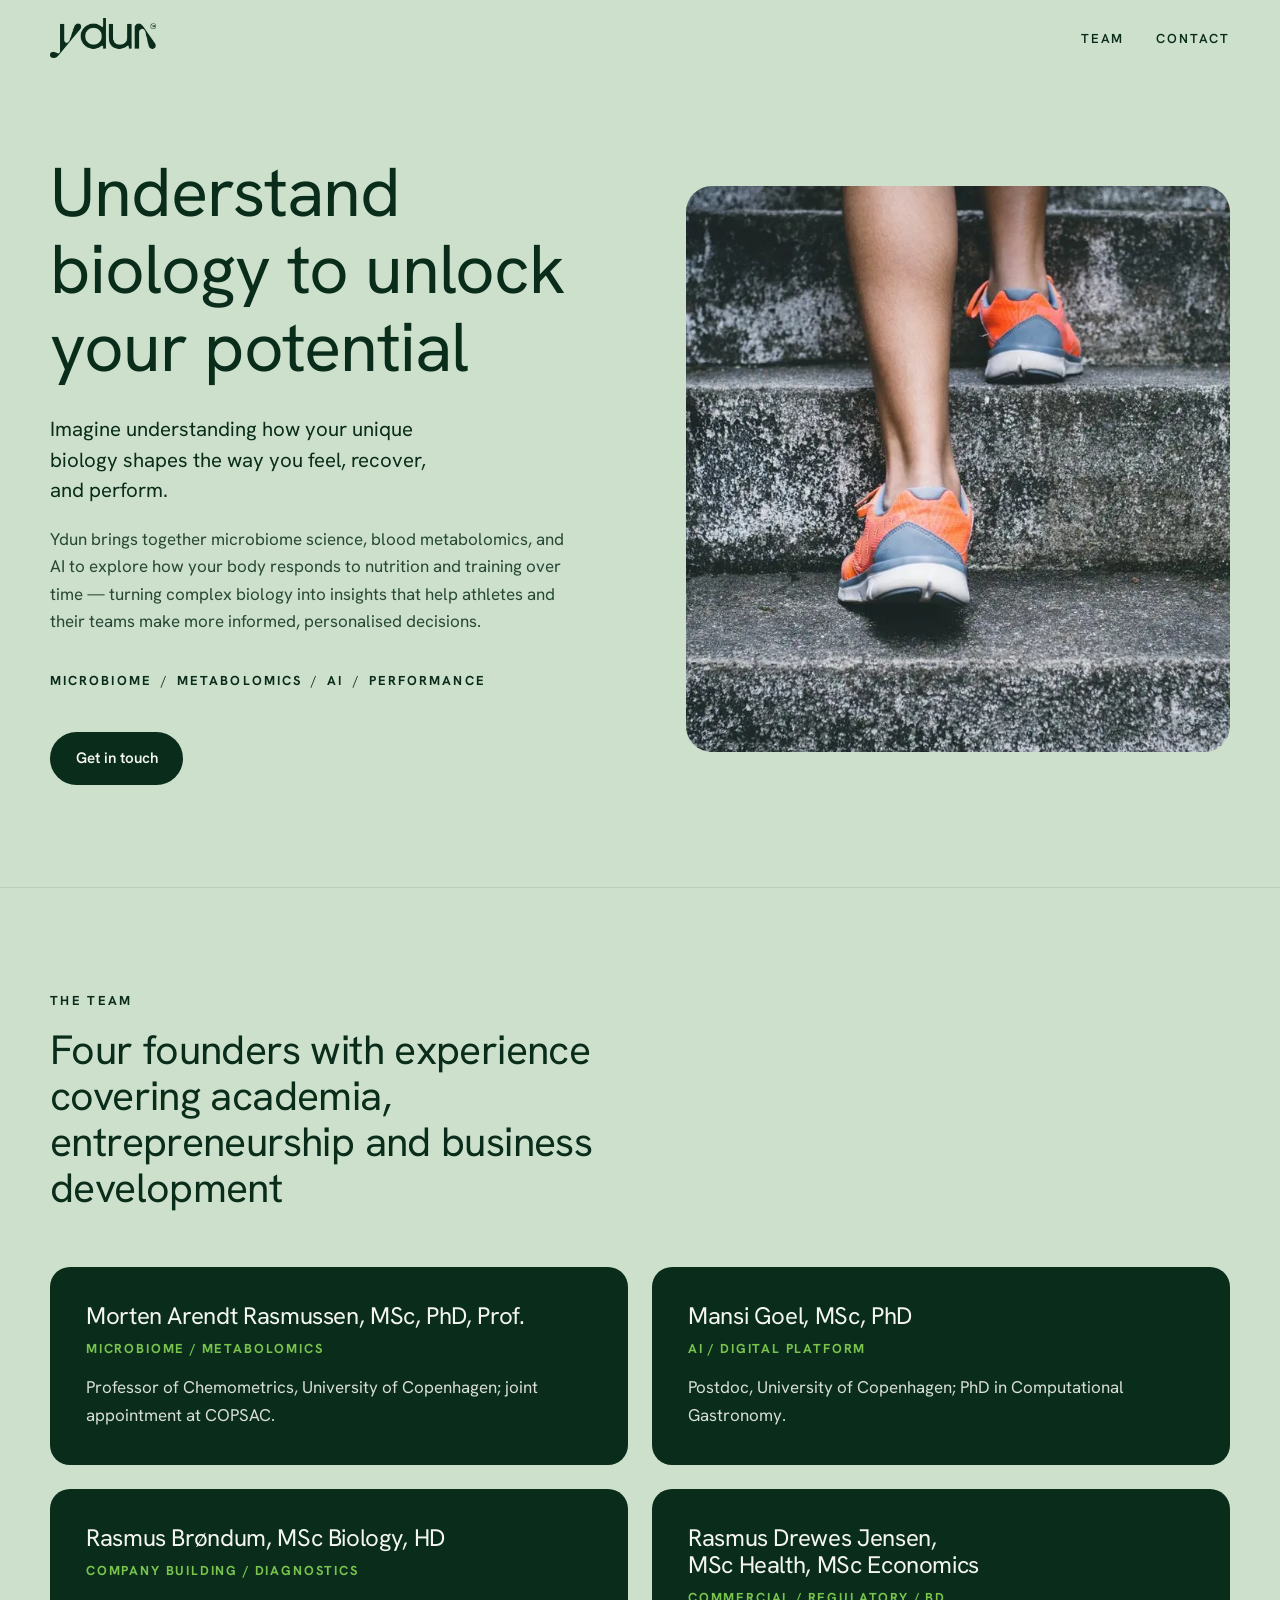
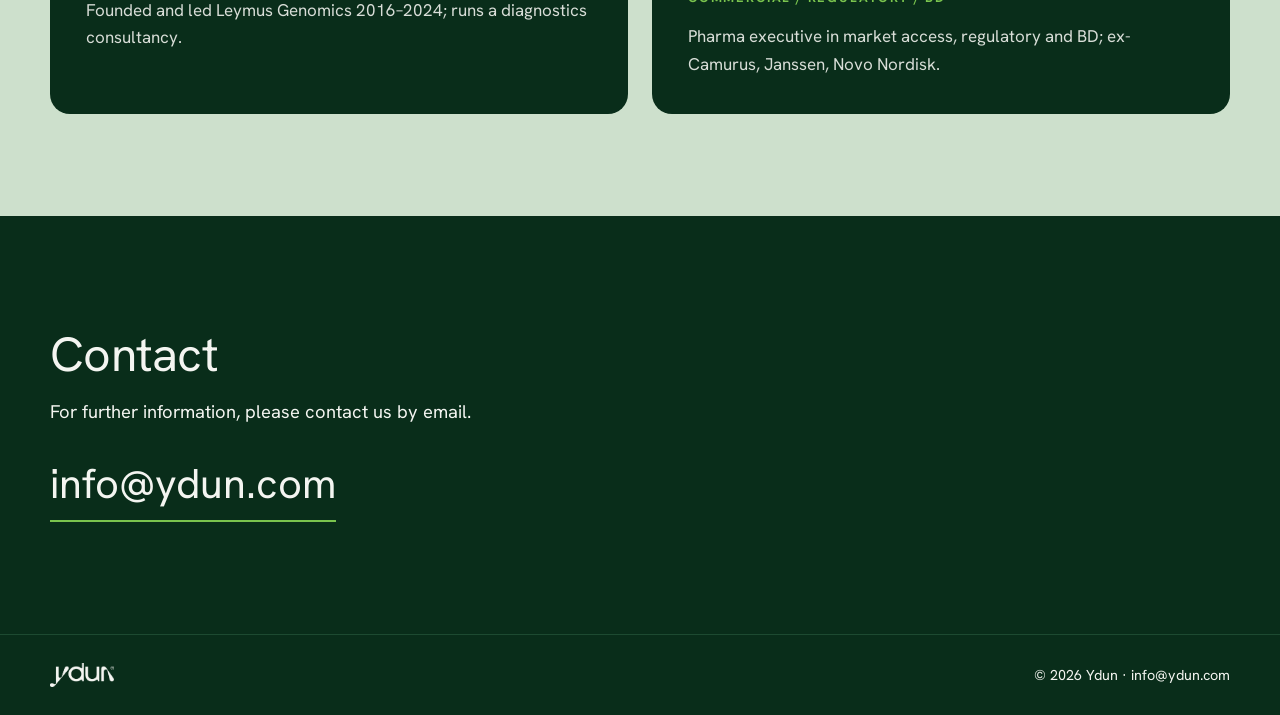
<file: index.html>
<!DOCTYPE html>
<html lang="en">

<head>
  <meta charset="utf-8">
  <meta name="viewport" content="width=device-width, initial-scale=1">
  <title>Ydun — Understand biology to unlock your potential</title>
  <meta name="description"
    content="Ydun brings together microbiome science, blood metabolomics and AI to help athletes and their teams make more informed, personalised decisions about nutrition and training.">
  <link rel="canonical" href="https://ydun.com/">
  <meta name="theme-color" content="#CDE0CC">

  <!-- Social sharing -->
  <meta property="og:type" content="website">
  <meta property="og:site_name" content="Ydun">
  <meta property="og:title" content="Ydun — Understand biology to unlock your potential">
  <meta property="og:description"
    content="Microbiome science, blood metabolomics and AI for more informed, personalised decisions in sport.">
  <meta property="og:url" content="https://ydun.com/">
  <meta property="og:image" content="https://ydun.com/assets/hero-1200.jpg">
  <meta name="twitter:card" content="summary_large_image">

  <link rel="icon" href="favicon.ico" sizes="any">
  <link rel="icon" type="image/png" sizes="32x32" href="favicon-32.png">
  <link rel="apple-touch-icon" href="apple-touch-icon.png">
  <link rel="preload" href="assets/hanken-grotesk-latin-wght-normal.woff2" as="font" type="font/woff2" crossorigin>
  <link rel="stylesheet" href="styles.css">
</head>

<body>
  <a class="skip-link" href="#main">Skip to content</a>

  <header class="site-header" id="top">
    <div class="wrap header-inner">
      <a href="#top" class="brand" aria-label="Ydun — back to top">
        <img src="assets/ydun-logo.png" alt="Ydun" width="1381" height="520">
      </a>
      <nav aria-label="Main">
        <ul class="nav-links">
          <li><a href="#team">Team</a></li>
          <li><a href="#contact">Contact</a></li>
        </ul>
      </nav>
    </div>
  </header>

  <main id="main">
    <!-- ============ HERO ============ -->
    <section class="hero">
      <div class="wrap hero-grid">
        <div class="hero-copy">
          <h1>Understand biology to unlock your potential</h1>
          <p class="lead">Imagine understanding how your unique biology shapes the way you feel, recover, and perform.
          </p>
          <p>Ydun brings together microbiome science, blood metabolomics, and AI to explore how your body responds to
            nutrition and training over time — turning complex biology into insights that help athletes and their teams
            make more informed, personalised decisions.</p>
          <ul class="pillars" aria-label="What we work with">
            <li>Microbiome</li>
            <li>Metabolomics</li>
            <li>AI</li>
            <li>Performance</li>
          </ul>
          <a class="btn" href="#contact">Get in touch</a>
        </div>
        <figure class="hero-media">
          <picture>
            <source type="image/webp" srcset="assets/hero-700.webp 700w, assets/hero-1200.webp 1200w"
              sizes="(min-width: 900px) 45vw, 92vw">
            <img src="assets/hero-1200.jpg" srcset="assets/hero-700.jpg 700w, assets/hero-1200.jpg 1200w"
              sizes="(min-width: 900px) 45vw, 92vw"
              alt="Close-up of legs in orange running shoes climbing concrete steps" width="1200" height="1249"
              fetchpriority="high">
          </picture>
        </figure>
      </div>
    </section>

    <!-- ============ TEAM ============ -->
    <section class="team" id="team" aria-labelledby="team-title">
      <div class="wrap">
        <p class="eyebrow">The team</p>
        <h2 id="team-title">Four founders with experience covering academia, entrepreneurship and business development
        </h2>

        <div class="team-grid">
          <article class="card reveal">
            <h3>Morten Arendt Rasmussen, <span>MSc, PhD, Prof.</span></h3>
            <p class="role">Microbiome / Metabolomics</p>
            <p>Professor of Chemometrics, University of Copenhagen; joint appointment at COPSAC.</p>
          </article>

          <article class="card reveal">
            <h3>Mansi Goel, <span>MSc, PhD</span></h3>
            <p class="role">AI / Digital platform</p>
            <p>Postdoc, University of Copenhagen; PhD in Computational Gastronomy.</p>
          </article>

          <article class="card reveal">
            <h3>Rasmus Brøndum, <span>MSc Biology, HD</span></h3>
            <p class="role">Company building / Diagnostics</p>
            <p>Founded and led Leymus Genomics 2016–2024; runs a diagnostics consultancy.</p>
          </article>

          <article class="card reveal">
            <h3>Rasmus Drewes Jensen, <span>MSc Health, MSc Economics</span></h3>
            <p class="role">Commercial / Regulatory / BD</p>
            <p>Pharma executive in market access, regulatory and BD; ex-Camurus, Janssen, Novo Nordisk.</p>
          </article>
        </div>
      </div>
    </section>

    <!-- ============ CONTACT ============ -->
    <section class="contact" id="contact" aria-labelledby="contact-title">
      <div class="wrap contact-inner reveal">
        <h2 id="contact-title">Contact</h2>
        <p>For further information, please contact us by email.</p>
        <a class="contact-email" href="mailto:info@ydun.com">info@ydun.com</a>
      </div>
    </section>
  </main>

  <footer class="site-footer">
    <div class="wrap footer-inner">
      <img src="assets/ydun-logo-light.png" alt="Ydun" width="1381" height="520" class="footer-logo">
      <p>© <span id="year">2026</span> Ydun · <a href="mailto:info@ydun.com">info@ydun.com</a></p>
    </div>
  </footer>

  <script>
    // Current year in footer
    document.getElementById('year').textContent = new Date().getFullYear();

    // Header gets a subtle border once the page is scrolled
    const header = document.querySelector('.site-header');
    const onScroll = () => header.classList.toggle('scrolled', window.scrollY > 8);
    window.addEventListener('scroll', onScroll, { passive: true });
    onScroll();

    // Fade cards in as they scroll into view
    if ('IntersectionObserver' in window) {
      document.documentElement.classList.add('js');
      const io = new IntersectionObserver((entries) => {
        entries.forEach((e) => {
          if (e.isIntersecting) { e.target.classList.add('in'); io.unobserve(e.target); }
        });
      }, { threshold: 0.15 });
      document.querySelectorAll('.reveal').forEach((el) => io.observe(el));
    }
  </script>
</body>

</html>
</file>
<file: styles.css>
/* ==========================================================
   Ydun — site styles
   Brand colours taken from the website-story deck.
   ========================================================== */

@font-face {
  font-family: "Hanken Grotesk";
  font-style: normal;
  font-display: swap;
  font-weight: 100 900;
  src: url("assets/hanken-grotesk-latin-wght-normal.woff2") format("woff2");
  unicode-range: U+0000-00FF, U+0131, U+0152-0153, U+02BB-02BC, U+02C6, U+02DA, U+02DC, U+0304, U+0308, U+0329, U+2000-206F, U+20AC, U+2122, U+2191, U+2193, U+2212, U+2215, U+FEFF, U+FFFD;
}
@font-face {
  font-family: "Hanken Grotesk";
  font-style: normal;
  font-display: swap;
  font-weight: 100 900;
  src: url("assets/hanken-grotesk-latin-ext-wght-normal.woff2") format("woff2");
  unicode-range: U+0100-02BA, U+02BD-02C5, U+02C7-02CC, U+02CE-02D7, U+02DD-02FF, U+0304, U+0308, U+0329, U+1D00-1DBF, U+1E00-1E9F, U+1EF2-1EFF, U+2020, U+20A0-20AB, U+20AD-20C0, U+2113, U+2C60-2C7F, U+A720-A7FF;
}

:root {
  --dark-green: #092D1A;   /* text, cards, wordmark */
  --powder-green: #CDE0CC; /* page background */
  --off-white: #F4F5F1;    /* text on dark */
  --lime: #7AC44E;         /* role labels on dark */
  --sage: #B9CEBA;         /* borders, quiet lines */

  --font: "Hanken Grotesk", system-ui, -apple-system, "Segoe UI", Roboto, sans-serif;
  --wrap: 1180px;
  --radius: 20px;
}

*, *::before, *::after { box-sizing: border-box; }
html { scroll-behavior: smooth; scroll-padding-top: 88px; }
@media (prefers-reduced-motion: reduce) { html { scroll-behavior: auto; } }

body {
  margin: 0;
  font-family: var(--font);
  font-size: 1.0625rem;
  line-height: 1.6;
  color: var(--dark-green);
  background: var(--powder-green);
  -webkit-font-smoothing: antialiased;
}

img { max-width: 100%; height: auto; display: block; }
a { color: inherit; }
h1, h2, h3 { margin: 0; font-weight: 400; letter-spacing: -0.015em; line-height: 1.12; }
p { margin: 0; }

.wrap { width: min(var(--wrap), 100% - 2.5rem); margin-inline: auto; }

.skip-link {
  position: absolute; left: 1rem; top: -3rem;
  background: var(--dark-green); color: var(--off-white);
  padding: .5rem 1rem; border-radius: 8px; z-index: 100;
}
.skip-link:focus { top: 1rem; }

:focus-visible { outline: 2px solid var(--dark-green); outline-offset: 3px; border-radius: 4px; }

/* ---------- Header ---------- */
.site-header {
  position: sticky; top: 0; z-index: 50;
  background: color-mix(in srgb, var(--powder-green) 90%, transparent);
  backdrop-filter: blur(8px);
  -webkit-backdrop-filter: blur(8px);
  border-bottom: 1px solid transparent;
  transition: border-color .2s ease;
}
.site-header.scrolled { border-bottom-color: var(--sage); }
.header-inner { display: flex; align-items: center; justify-content: space-between; height: 76px; }
.brand img { height: 40px; width: auto; }
.nav-links { list-style: none; display: flex; gap: 2rem; margin: 0; padding: 0; }
.nav-links a {
  text-decoration: none; font-weight: 600; font-size: .8125rem;
  letter-spacing: .14em; text-transform: uppercase;
  padding: .25rem 0; border-bottom: 1.5px solid transparent;
  transition: border-color .2s ease;
}
.nav-links a:hover { border-bottom-color: var(--dark-green); }

/* ---------- Hero ---------- */
.hero { padding: clamp(2.5rem, 6vw, 5rem) 0 clamp(4rem, 8vw, 7rem); }
.hero-grid {
  display: grid;
  grid-template-columns: 1fr;
  gap: clamp(2.5rem, 5vw, 4.5rem);
  align-items: center;
}
@media (min-width: 900px) { .hero-grid { grid-template-columns: 1.05fr 1fr; } }

.hero h1 { font-size: clamp(2.5rem, 5.4vw, 4.4rem); margin-bottom: 1.75rem; max-width: 15ch; }
.hero .lead { font-size: clamp(1.15rem, 1.6vw, 1.35rem); line-height: 1.5; margin-bottom: 1.25rem; max-width: 36ch; }
.hero-copy > p:not(.lead) { max-width: 52ch; color: color-mix(in srgb, var(--dark-green) 85%, var(--powder-green)); }

.pillars {
  list-style: none; padding: 0; margin: 2.25rem 0 2.5rem;
  display: flex; flex-wrap: wrap; gap: .25rem 0;
  font-weight: 700; font-size: .8125rem; letter-spacing: .16em; text-transform: uppercase;
}
.pillars li:not(:last-child)::after { content: "/"; margin: 0 .7em; font-weight: 400; }

.btn {
  display: inline-block; text-decoration: none;
  background: var(--dark-green); color: var(--off-white);
  padding: .9rem 1.6rem; border-radius: 999px;
  font-weight: 600; font-size: .95rem;
  transition: transform .2s ease, background-color .2s ease;
}
.btn:hover { background: #134a2d; transform: translateY(-1px); }

.hero-media { margin: 0; }
.hero-media img {
  width: 100%;
  aspect-ratio: 1 / 1.04;
  object-fit: cover;
  border-radius: calc(var(--radius) + 6px);
}

/* ---------- Team ---------- */
.team { padding: clamp(4rem, 8vw, 6.5rem) 0; border-top: 1px solid var(--sage); }
.eyebrow {
  font-weight: 700; font-size: .8125rem; letter-spacing: .18em; text-transform: uppercase;
  margin-bottom: 1rem;
}
.team h2 { font-size: clamp(1.75rem, 3.2vw, 2.6rem); max-width: 26ch; margin-bottom: clamp(2.5rem, 5vw, 3.5rem); }

.team-grid { display: grid; grid-template-columns: 1fr; gap: 1.25rem; }
@media (min-width: 760px) { .team-grid { grid-template-columns: 1fr 1fr; gap: 1.5rem; } }

.card {
  background: var(--dark-green); color: var(--off-white);
  border-radius: var(--radius);
  padding: clamp(1.5rem, 3vw, 2.25rem);
}
.card h3 { font-size: clamp(1.25rem, 2vw, 1.5rem); margin-bottom: .6rem; }
.card h3 span { white-space: nowrap; }
.card .role {
  color: var(--lime);
  font-weight: 700; font-size: .8125rem; letter-spacing: .14em; text-transform: uppercase;
  margin-bottom: .9rem;
}
.card p:last-child { color: color-mix(in srgb, var(--off-white) 88%, var(--dark-green)); }

/* ---------- Contact ---------- */
.contact { background: var(--dark-green); color: var(--off-white); padding: clamp(4rem, 9vw, 7rem) 0; }
.contact h2 { font-size: clamp(2rem, 4vw, 3rem); margin-bottom: 1rem; }
.contact p { font-size: 1.15rem; margin-bottom: 1.5rem; }
.contact-email {
  display: inline-block;
  font-size: clamp(1.6rem, 4vw, 2.6rem);
  text-decoration: none;
  border-bottom: 2px solid var(--lime);
  padding-bottom: .15rem;
  transition: color .2s ease;
}
.contact-email:hover { color: var(--lime); }
.contact :focus-visible { outline-color: var(--lime); }

/* ---------- Footer ---------- */
.site-footer { background: var(--dark-green); color: var(--off-white); border-top: 1px solid #1d4a31; }
.footer-inner {
  display: flex; flex-wrap: wrap; gap: 1rem; align-items: center; justify-content: space-between;
  padding: 1.75rem 0; font-size: .9rem;
}
.footer-logo { height: 24px; width: auto; }
.site-footer a { text-decoration: none; }
.site-footer a:hover { text-decoration: underline; }
.site-footer :focus-visible { outline-color: var(--lime); }

/* ---------- Reveal on scroll (only when JS is running) ---------- */
.js .reveal { opacity: 0; transform: translateY(14px); transition: opacity .6s ease, transform .6s ease; }
.js .reveal.in { opacity: 1; transform: none; }
.js .team-grid .reveal:nth-child(2) { transition-delay: .08s; }
.js .team-grid .reveal:nth-child(3) { transition-delay: .16s; }
.js .team-grid .reveal:nth-child(4) { transition-delay: .24s; }
@media (prefers-reduced-motion: reduce) {
  .js .reveal { opacity: 1; transform: none; transition: none; }
  .btn { transition: none; }
}
</file>
